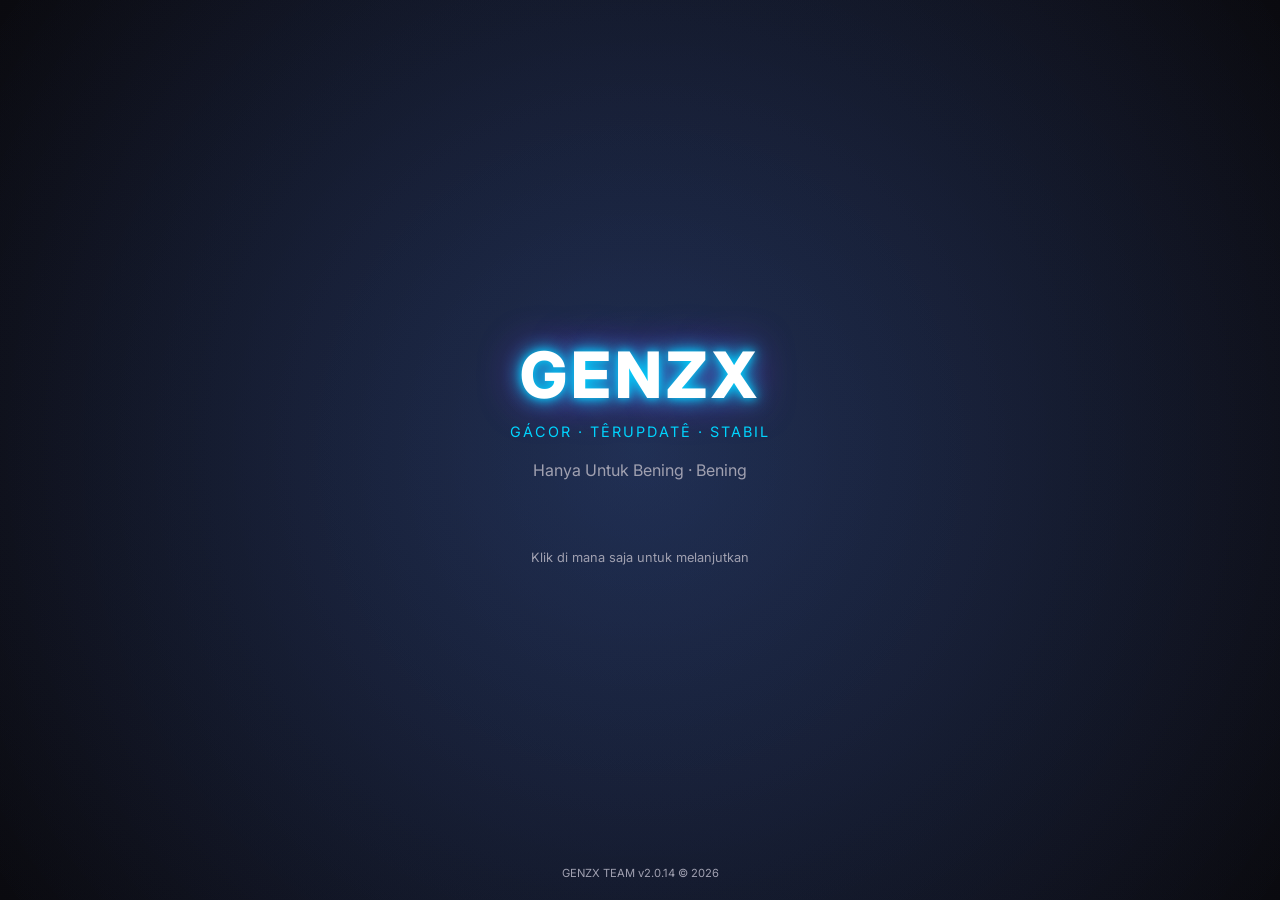
<file: index.html>
<!DOCTYPE html>
<html lang="id">
<head>
    <meta charset="UTF-8">
    <meta name="viewport" content="width=device-width, initial-scale=1.0">
    <title>GENZX - Splash</title>
    <link rel="stylesheet" href="css/style.css">
    <link href="https://fonts.googleapis.com/css2?family=Inter:wght@400;600;800&display=swap" rel="stylesheet">
</head>
<body>
    <div class="bg-animation"></div>
    
    <div class="splash-container" onclick="window.location.href='login.html'">
        <h1 class="logo-splash">GENZX</h1>
        <p class="sub-splash">GÁCOR · TÊRUPDATÊ · STABIL</p>
        <p class="text-muted">Hanya Untuk Bening · Bening</p>
        <p class="click-hint">Klik di mana saja untuk melanjutkan</p>
        
        <div class="footer">GENZX TEAM v2.0.14 © 2026</div>
    </div>
</body>
</html>
</file>
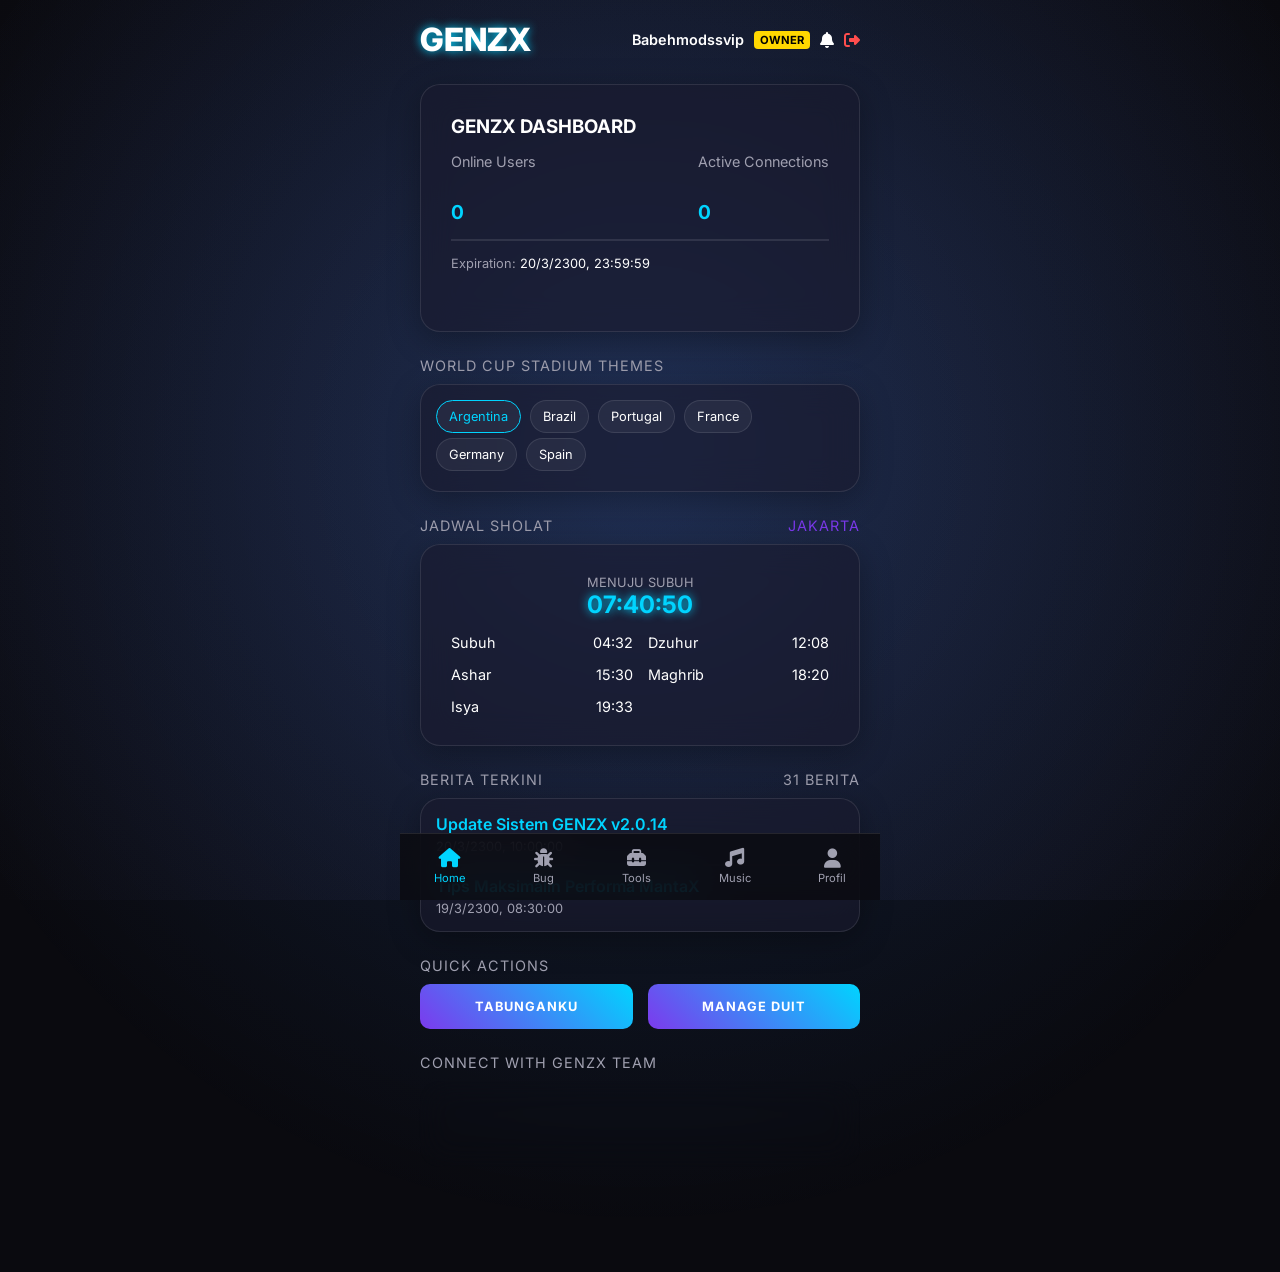
<file: dashboard.html>
<!DOCTYPE html>
<html lang="id">
<head>
    <meta charset="UTF-8">
    <meta name="viewport" content="width=device-width, initial-scale=1.0">
    <title>GENZX - Dashboard</title>
    <link rel="stylesheet" href="css/style.css">
    <link href="https://fonts.googleapis.com/css2?family=Inter:wght@400;600;800&display=swap" rel="stylesheet">
    <link rel="stylesheet" href="https://cdnjs.cloudflare.com/ajax/libs/font-awesome/6.4.0/css/all.min.css">
</head>
<body>
    <div class="bg-animation"></div>

    <div class="app-container">
        <!-- Header -->
        <div class="header">
            <div class="logo-mini" style="text-align: left; margin:0;">GENZX</div>
            <div class="user-info">
                <span style="font-size: 0.9rem; font-weight: 600;">Babehmodssvip</span>
                <span class="badge-owner">OWNER</span>
                <i class="fa-solid fa-bell"></i>
                <i class="fa-solid fa-right-from-bracket" onclick="logout()" style="color: #ff4d4d;"></i>
            </div>
        </div>

        <!-- Dashboard Card -->
        <div class="glass-card card-section">
            <h3>GENZX DASHBOARD</h3>
            <div style="display:flex; justify-content: space-between; margin-top: 15px; font-size: 0.9rem;">
                <div>
                    <p class="text-muted">Online Users</p>
                    <p style="color:var(--neon-blue); font-weight:bold; font-size: 1.2rem;">0</p>
                </div>
                <div>
                    <p class="text-muted">Active Connections</p>
                    <p style="color:var(--neon-blue); font-weight:bold; font-size: 1.2rem;">0</p>
                </div>
            </div>
            <hr style="border: 0.5px solid var(--glass-border); margin: 15px 0;">
            <p class="text-muted" style="font-size: 0.8rem;">Expiration: <span style="color: white;">20/3/2300, 23:59:59</span></p>
        </div>

        <!-- World Cup Themes -->
        <div class="card-section">
            <div class="section-title">WORLD CUP STADIUM THEMES</div>
            <div class="glass-card" style="padding: 15px;">
                <button class="theme-btn active">Argentina</button>
                <button class="theme-btn">Brazil</button>
                <button class="theme-btn">Portugal</button>
                <button class="theme-btn">France</button>
                <button class="theme-btn">Germany</button>
                <button class="theme-btn">Spain</button>
            </div>
        </div>

        <!-- Jadwal Sholat -->
        <div class="card-section">
            <div class="section-title">JADWAL SHOLAT <span style="color:var(--neon-purple)">JAKARTA</span></div>
            <div class="glass-card">
                <p style="text-align:center; font-size: 0.8rem; color: var(--text-muted);">MENUJU SUBUH</p>
                <h2 style="text-align:center; color: var(--neon-blue); text-shadow: 0 0 10px var(--neon-blue);" id="countdown-subuh">07:40:51</h2>
                <div class="grid-2" style="margin-top: 15px; font-size: 0.9rem;">
                    <div style="display:flex; justify-content:space-between;"><span>Subuh</span> <span>04:32</span></div>
                    <div style="display:flex; justify-content:space-between;"><span>Dzuhur</span> <span>12:08</span></div>
                    <div style="display:flex; justify-content:space-between;"><span>Ashar</span> <span>15:30</span></div>
                    <div style="display:flex; justify-content:space-between;"><span>Maghrib</span> <span>18:20</span></div>
                    <div style="display:flex; justify-content:space-between;"><span>Isya</span> <span>19:33</span></div>
                </div>
            </div>
        </div>

        <!-- Berita Terkini -->
        <div class="card-section">
            <div class="section-title">BERITA TERKINI <span>31 Berita</span></div>
            <div class="glass-card" style="padding: 15px;">
                <p style="font-weight: 600; color: var(--neon-blue);">Update Sistem GENZX v2.0.14</p>
                <p style="font-size: 0.8rem; color: var(--text-muted); margin-top: 5px;">20/3/2300, 10:00:00</p>
                <hr style="border: 0.5px solid var(--glass-border); margin: 10px 0;">
                <p style="font-weight: 600; color: var(--neon-blue);">Tips Maksimalin Performa MantaX</p>
                <p style="font-size: 0.8rem; color: var(--text-muted); margin-top: 5px;">19/3/2300, 08:30:00</p>
            </div>
        </div>

        <!-- Quick Actions -->
        <div class="card-section">
            <div class="section-title">QUICK ACTIONS</div>
            <div class="grid-2">
                <button class="btn-primary" style="font-size: 0.8rem;" onclick="window.location.href='tabungan.html'">TabunganKu</button>
                <button class="btn-primary" style="font-size: 0.8rem;">Manage Duit</button>
            </div>
        </div>

        <!-- Connect With Us -->
        <div class="card-section">
            <div class="section-title">CONNECT WITH GENZX TEAM</div>
            <div class="glass-card" style="display: flex; justify-content: space-around; font-size: 1.5rem;">
                <i class="fa-brands fa-telegram" style="color: #0088cc;"></i>
                <i class="fa-brands fa-youtube" style="color: #FF0000;"></i>
                <i class="fa-brands fa-tiktok"></i>
                <i class="fa-solid fa-heart" style="color: var(--neon-purple);"></i>
            </div>
        </div>
    </div>

    <!-- Bottom Navigation Dummy -->
    <div class="bottom-nav">
        <a href="dashboard.html" class="nav-item active">
            <i class="fa-solid fa-house"></i>
            <span>Home</span>
        </a>
        <a href="bug-menu.html" class="nav-item">
            <i class="fa-solid fa-bug"></i>
            <span>Bug</span>
        </a>
        <a href="tools.html" class="nav-item">
            <i class="fa-solid fa-toolbox"></i>
            <span>Tools</span>
        </a>
        <a href="music.html" class="nav-item">
            <i class="fa-solid fa-music"></i>
            <span>Music</span>
        </a>
        <a href="profile.html" class="nav-item">
            <i class="fa-solid fa-user"></i>
            <span>Profil</span>
        </a>
    </div>

    <script>
        // Fungsi Logout
        function logout() {
            if(confirm('Yakin mau logout?')) {
                localStorage.removeItem('genzx_logged_in');
                window.location.href = 'index.html';
            }
        }

        // Dummy Countdown Timer Subuh
        let time = 7 * 3600 + 40 * 60 + 51; // 07:40:51 in seconds
        setInterval(() => {
            time--;
            if(time < 0) time = 0;
            const h = String(Math.floor(time / 3600)).padStart(2, '0');
            const m = String(Math.floor((time % 3600) / 60)).padStart(2, '0');
            const s = String(time % 60).padStart(2, '0');
            document.getElementById('countdown-subuh').innerText = `${h}:${m}:${s}`;
        }, 1000);
    </script>
</body>
</html>
</file>
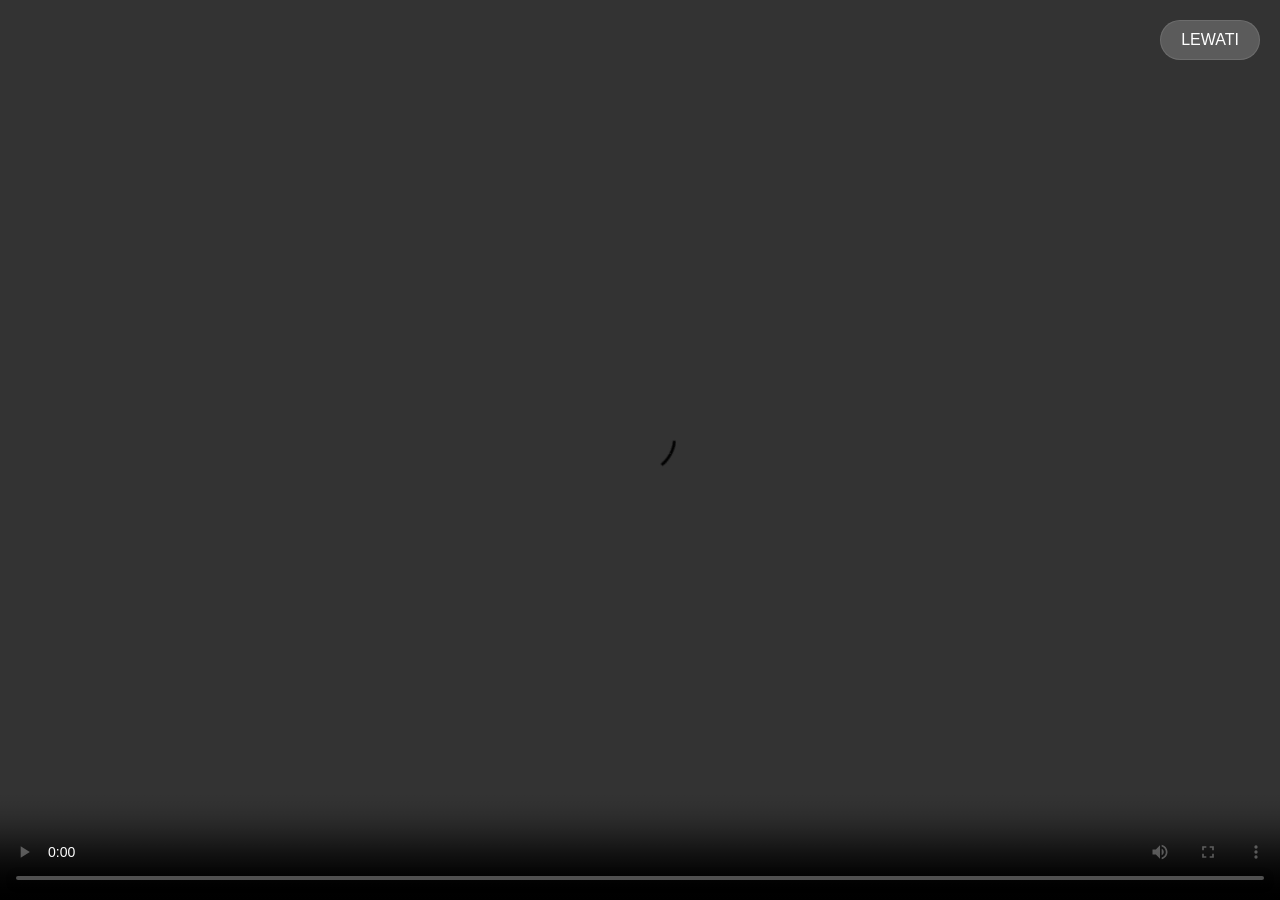
<file: intro.html>
<!DOCTYPE html>
<html lang="id">
<head>
    <meta charset="UTF-8">
    <meta name="viewport" content="width=device-width, initial-scale=1.0">
    <title>GENZX - Intro</title>
    <link rel="stylesheet" href="css/style.css">
</head>
<body>
    <div class="intro-container">
        <div class="skip-btn" onclick="window.location.href='dashboard.html'">LEWATI</div>
        <!-- Ganti src dengan video lokal di assets/video-intro.mp4 jika ada -->
        <video width="100%" height="100%" autoplay controls>
            <source src="https://rahmad-elaina.my.id/file/61ef5aec1a.mp4" type="video/mp4">
            Browser tidak mendukung video.
        </video>
    </div>
</body>
</html>
</file>
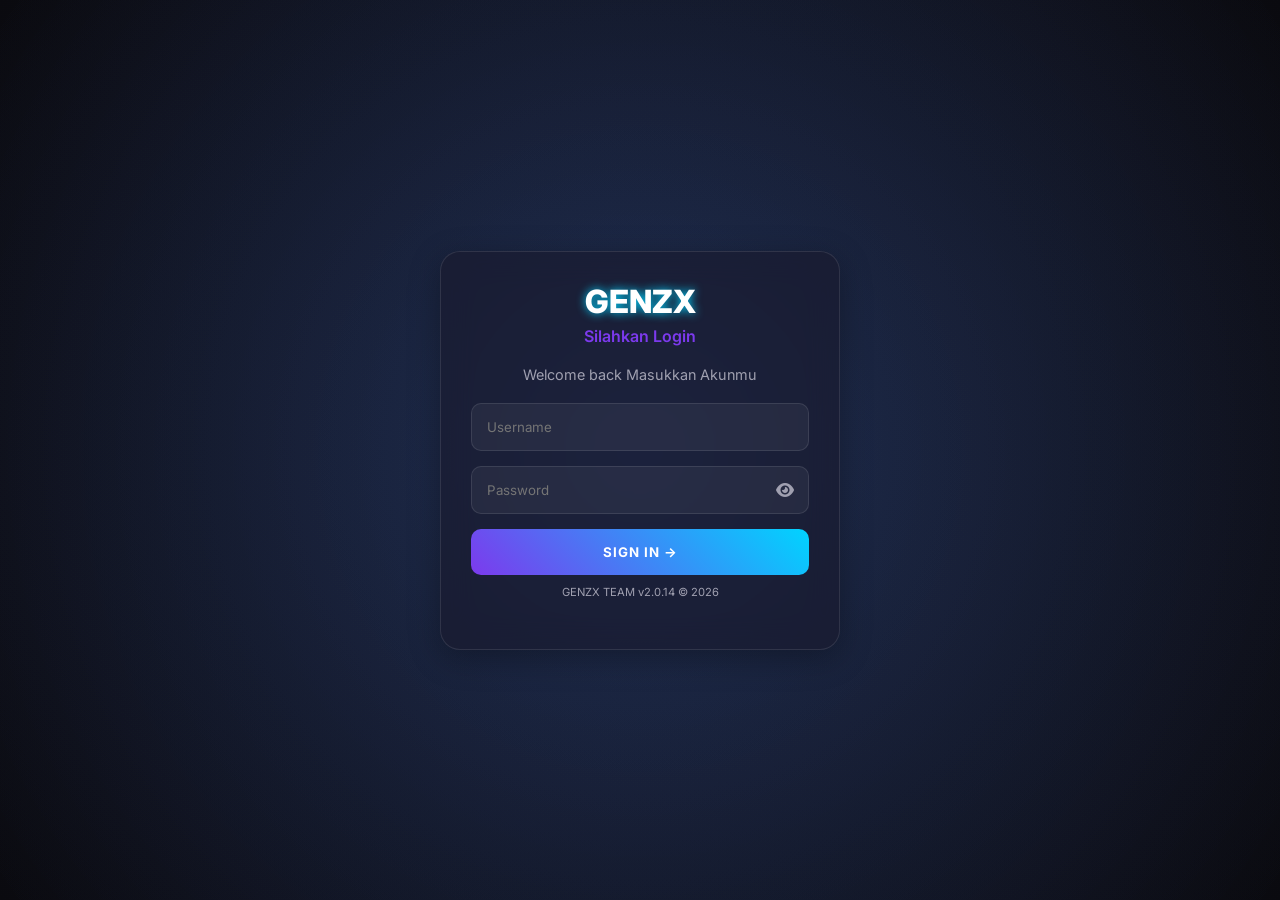
<file: login.html>
<!DOCTYPE html>
<html lang="id">
<head>
    <meta charset="UTF-8">
    <meta name="viewport" content="width=device-width, initial-scale=1.0">
    <title>GENZX - Login</title>
    <link rel="stylesheet" href="css/style.css">
    <link href="https://fonts.googleapis.com/css2?family=Inter:wght@400;600;800&display=swap" rel="stylesheet">
    <link rel="stylesheet" href="https://cdnjs.cloudflare.com/ajax/libs/font-awesome/6.4.0/css/all.min.css">
</head>
<body>
    <div class="bg-animation"></div>
    
    <div class="login-container">
        <div class="glass-card login-box">
            <h1 class="logo-mini">GENZX</h1>
            <p class="subtitle">Silahkan Login</p>
            <p class="text-muted" style="text-align:center; margin-bottom:20px; font-size:0.9rem;">Welcome back Masukkan Akunmu</p>
            
            <form id="loginForm">
                <div class="input-group">
                    <input type="text" class="input-field" id="username" placeholder="Username" required>
                </div>
                <div class="input-group">
                    <input type="password" class="input-field" id="password" placeholder="Password" required>
                    <i class="fa-solid fa-eye toggle-pass" onclick="togglePass()"></i>
                </div>
                <button type="submit" class="btn-primary">SIGN IN →</button>
            </form>
            
            <div class="footer" style="position: relative; margin-top: 30px; text-align: center;">GENZX TEAM v2.0.14 © 2026</div>
        </div>
    </div>

    <script>
        function togglePass() {
            const pass = document.getElementById('password');
            const icon = document.querySelector('.toggle-pass');
            if (pass.type === 'password') {
                pass.type = 'text';
                icon.classList.remove('fa-eye');
                icon.classList.add('fa-eye-slash');
            } else {
                pass.type = 'password';
                icon.classList.remove('fa-eye-slash');
                icon.classList.add('fa-eye');
            }
        }

        document.getElementById('loginForm').addEventListener('submit', function(e) {
            e.preventDefault();
            const user = document.getElementById('username').value;
            const pass = document.getElementById('password').value;

            // Hardcoded validation sesuai request
            if (user === 'Babehmodss' && pass === '426fa66366d8b6c9A1!b8973f10') {
                localStorage.setItem('genzx_logged_in', 'true');
                window.location.href = 'intro.html';
            } else {
                alert('Username atau Password salah!');
            }
        });
    </script>
</body>
</html>
</file>
<file: css/style.css>
:root {
    --bg-primary: #0a0a0f;
    --bg-secondary: #1a1a2e;
    --neon-blue: #00d4ff;
    --neon-purple: #7c3aed;
    --text-main: #ffffff;
    --text-muted: #a0a0b0;
    --glass-bg: rgba(26, 26, 46, 0.6);
    --glass-border: rgba(255, 255, 255, 0.1);
}

* {
    margin: 0;
    padding: 0;
    box-sizing: border-box;
    font-family: 'Inter', sans-serif;
}

body {
    background: var(--bg-primary);
    color: var(--text-main);
    overflow-x: hidden;
    min-height: 100vh;
}

/* Background Animation */
.bg-animation {
    position: fixed;
    top: 0;
    left: 0;
    width: 100%;
    height: 100%;
    z-index: -1;
    background: radial-gradient(circle at 50% 50%, var(--bg-secondary), var(--bg-primary));
}
.bg-animation::before {
    content: '';
    position: absolute;
    width: 200%;
    height: 200%;
    top: -50%;
    left: -50%;
    background: radial-gradient(circle, rgba(0, 212, 255, 0.1) 0%, transparent 50%), 
                radial-gradient(circle, rgba(124, 58, 237, 0.1) 0%, transparent 50%);
    animation: rotate 20s linear infinite;
}
@keyframes rotate {
    0% { transform: rotate(0deg); }
    100% { transform: rotate(360deg); }
}

/* Splash Screen */
.splash-container {
    display: flex;
    flex-direction: column;
    justify-content: center;
    align-items: center;
    height: 100vh;
    text-align: center;
    cursor: pointer;
}
.logo-splash {
    font-size: 4rem;
    font-weight: 800;
    letter-spacing: 4px;
    text-shadow: 0 0 10px var(--neon-blue), 0 0 20px var(--neon-blue), 0 0 40px var(--neon-purple);
    margin-bottom: 10px;
    animation: pulse 2s infinite alternate;
}
@keyframes pulse {
    0% { opacity: 0.8; text-shadow: 0 0 10px var(--neon-blue); }
    100% { opacity: 1; text-shadow: 0 0 20px var(--neon-blue), 0 0 40px var(--neon-purple); }
}
.sub-splash {
    color: var(--neon-blue);
    letter-spacing: 2px;
    font-size: 0.9rem;
    margin-bottom: 20px;
}
.text-muted { color: var(--text-muted); margin-bottom: 30px; }
.click-hint { margin-top: 40px; font-size: 0.8rem; color: var(--text-muted); animation: blink 1.5s infinite; }
@keyframes blink { 50% { opacity: 0; } }
.footer { position: absolute; bottom: 20px; font-size: 0.7rem; color: var(--text-muted); }

/* Glass Cards & Forms */
.glass-card {
    background: var(--glass-bg);
    backdrop-filter: blur(16px);
    -webkit-backdrop-filter: blur(16px);
    border: 1px solid var(--glass-border);
    border-radius: 20px;
    padding: 30px;
    box-shadow: 0 8px 32px rgba(0, 0, 0, 0.3);
}

.login-container, .form-container {
    display: flex;
    justify-content: center;
    align-items: center;
    min-height: 100vh;
    padding: 20px;
}
.login-box, .content-box {
    width: 100%;
    max-width: 400px;
}
.logo-mini {
    font-size: 2rem;
    font-weight: 800;
    text-align: center;
    text-shadow: 0 0 10px var(--neon-blue);
    margin-bottom: 5px;
}
.subtitle {
    text-align: center;
    color: var(--neon-purple);
    font-weight: 600;
    margin-bottom: 20px;
}

/* Inputs & Buttons */
.input-group {
    margin-bottom: 15px;
    position: relative;
}
.input-field {
    width: 100%;
    padding: 15px;
    background: rgba(255,255,255,0.05);
    border: 1px solid var(--glass-border);
    border-radius: 10px;
    color: var(--text-main);
    outline: none;
    transition: 0.3s;
}
.input-field:focus {
    border-color: var(--neon-blue);
    box-shadow: 0 0 10px rgba(0, 212, 255, 0.3);
}
.toggle-pass {
    position: absolute;
    right: 15px;
    top: 50%;
    transform: translateY(-50%);
    cursor: pointer;
    color: var(--text-muted);
}

.btn-primary {
    width: 100%;
    padding: 15px;
    background: linear-gradient(45deg, var(--neon-purple), var(--neon-blue));
    border: none;
    border-radius: 10px;
    color: white;
    font-weight: 700;
    cursor: pointer;
    transition: 0.3s;
    text-transform: uppercase;
    letter-spacing: 1px;
}
.btn-primary:hover {
    box-shadow: 0 0 20px rgba(0, 212, 255, 0.5);
    transform: translateY(-2px);
}

/* Dashboard Layout */
.app-container {
    max-width: 480px;
    margin: 0 auto;
    padding: 20px;
    padding-bottom: 80px; /* Space for bottom nav */
}
.header {
    display: flex;
    justify-content: space-between;
    align-items: center;
    margin-bottom: 25px;
}
.user-info { display: flex; align-items: center; gap: 10px; }
.badge-owner {
    background: gold;
    color: black;
    padding: 2px 6px;
    border-radius: 4px;
    font-size: 0.7rem;
    font-weight: bold;
}
.header-icons i { font-size: 1.2rem; margin-left: 15px; color: var(--text-muted); cursor: pointer; }

.card-section {
    margin-bottom: 25px;
}
.section-title {
    font-size: 0.9rem;
    color: var(--text-muted);
    margin-bottom: 10px;
    text-transform: uppercase;
    letter-spacing: 1px;
    display: flex;
    justify-content: space-between;
}
.grid-2 { display: grid; grid-template-columns: 1fr 1fr; gap: 15px; }

/* Badges / Buttons Mini */
.theme-btn {
    background: rgba(255,255,255,0.05);
    border: 1px solid var(--glass-border);
    padding: 8px 12px;
    border-radius: 20px;
    color: var(--text-main);
    font-size: 0.8rem;
    cursor: pointer;
    margin-right: 5px;
    margin-bottom: 5px;
}
.theme-btn.active, .theme-btn:hover {
    border-color: var(--neon-blue);
    color: var(--neon-blue);
}

/* Bottom Navigation */
.bottom-nav {
    position: fixed;
    bottom: 0;
    left: 50%;
    transform: translateX(-50%);
    width: 100%;
    max-width: 480px;
    background: rgba(10, 10, 15, 0.8);
    backdrop-filter: blur(20px);
    border-top: 1px solid var(--glass-border);
    display: flex;
    justify-content: space-around;
    padding: 15px 0;
    z-index: 100;
}
.nav-item {
    color: var(--text-muted);
    text-decoration: none;
    display: flex;
    flex-direction: column;
    align-items: center;
    font-size: 0.7rem;
}
.nav-item i { font-size: 1.2rem; margin-bottom: 3px; }
.nav-item.active { color: var(--neon-blue); }

/* Intro Video */
.intro-container {
    position: fixed;
    top: 0; left: 0; right: 0; bottom: 0;
    background: black;
    z-index: 999;
    display: flex;
    justify-content: center;
    align-items: center;
}
.skip-btn {
    position: absolute;
    top: 20px;
    right: 20px;
    background: rgba(255,255,255,0.2);
    padding: 10px 20px;
    border-radius: 20px;
    color: white;
    cursor: pointer;
    z-index: 1000;
    border: 1px solid var(--glass-border);
  }
</file>
